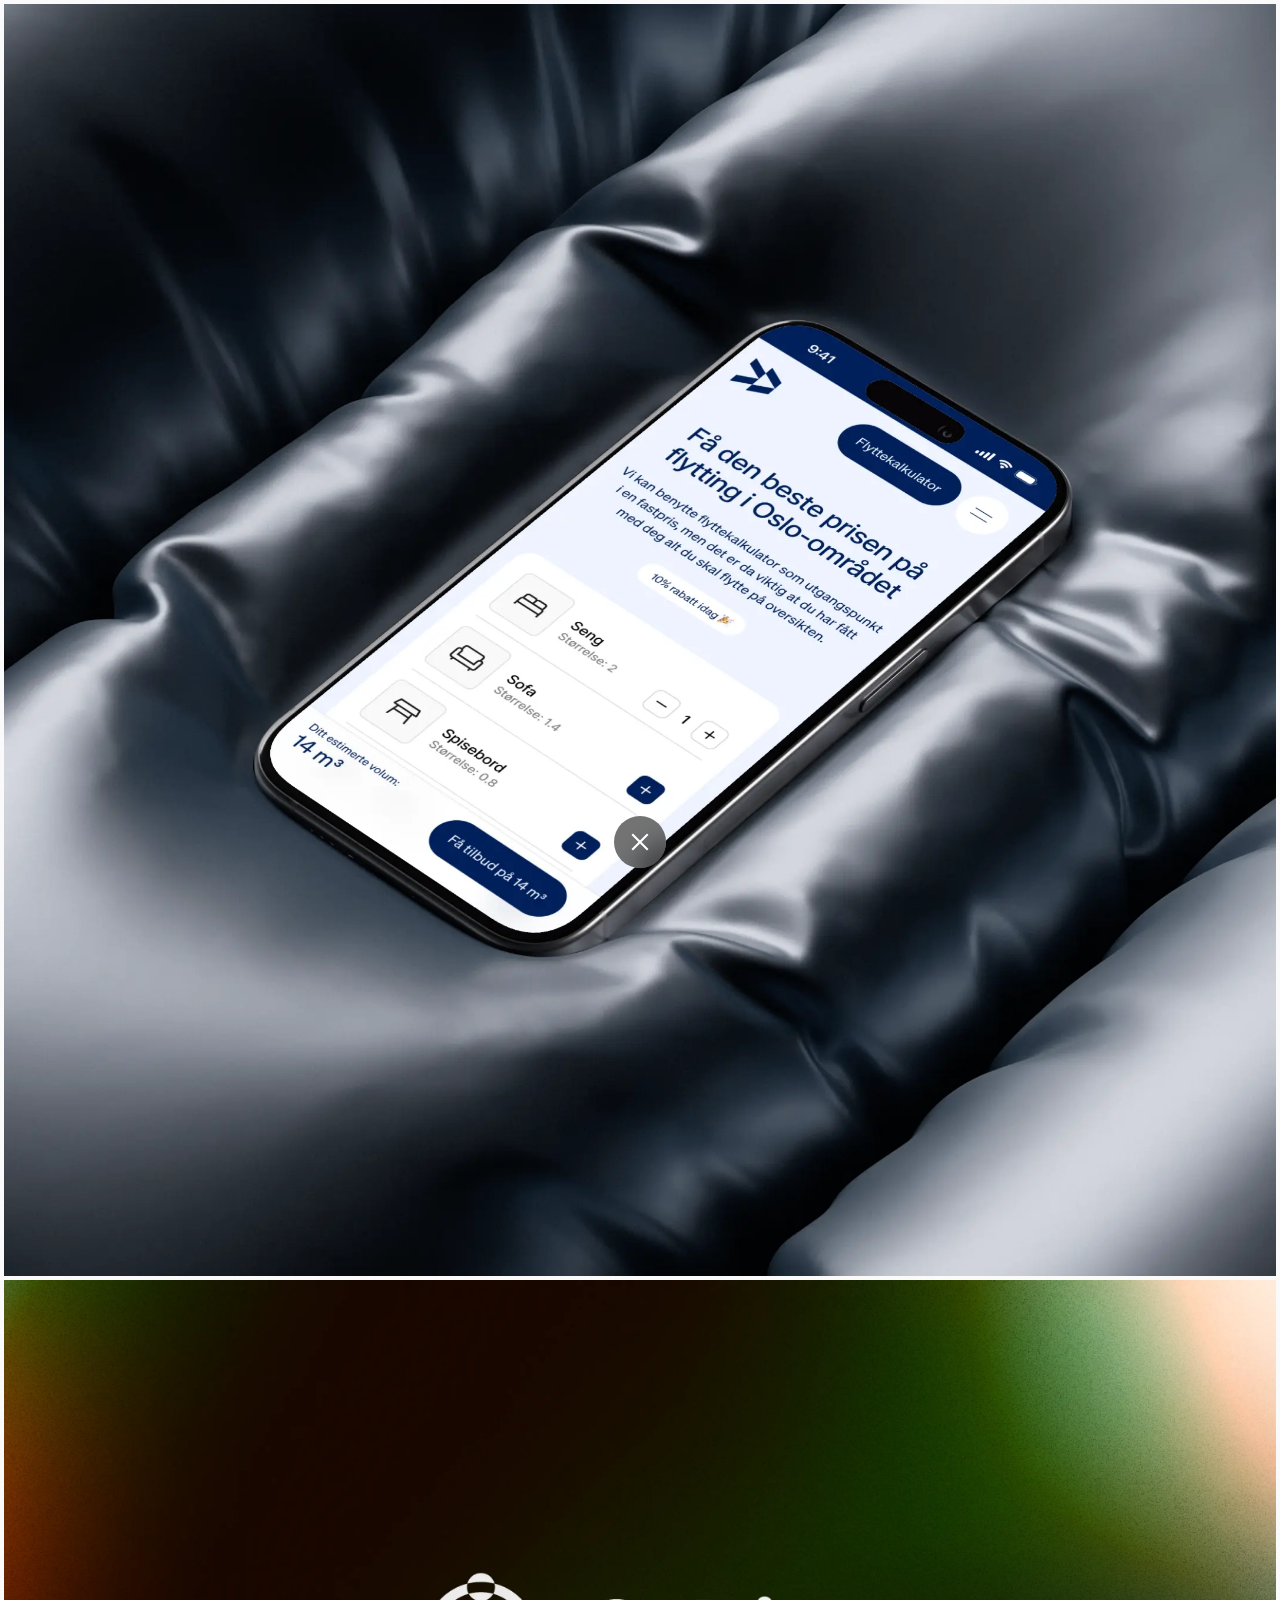
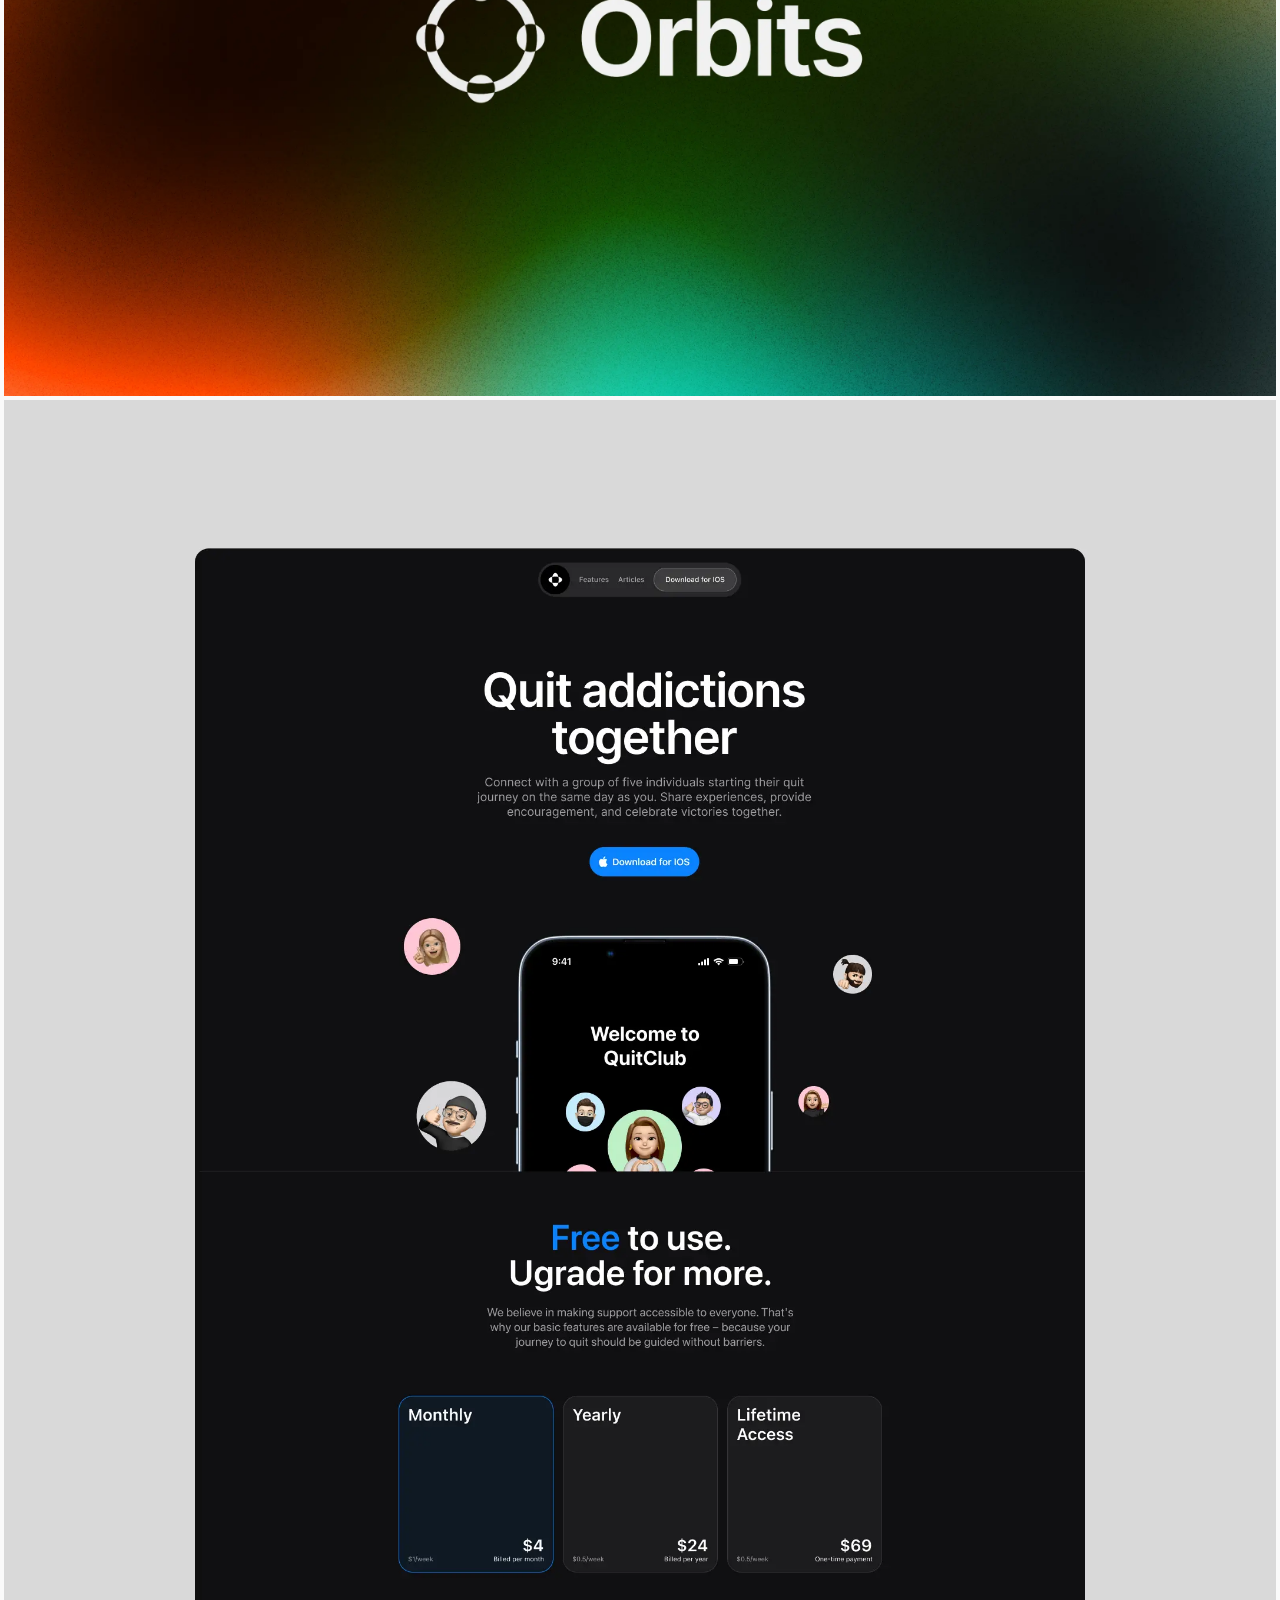
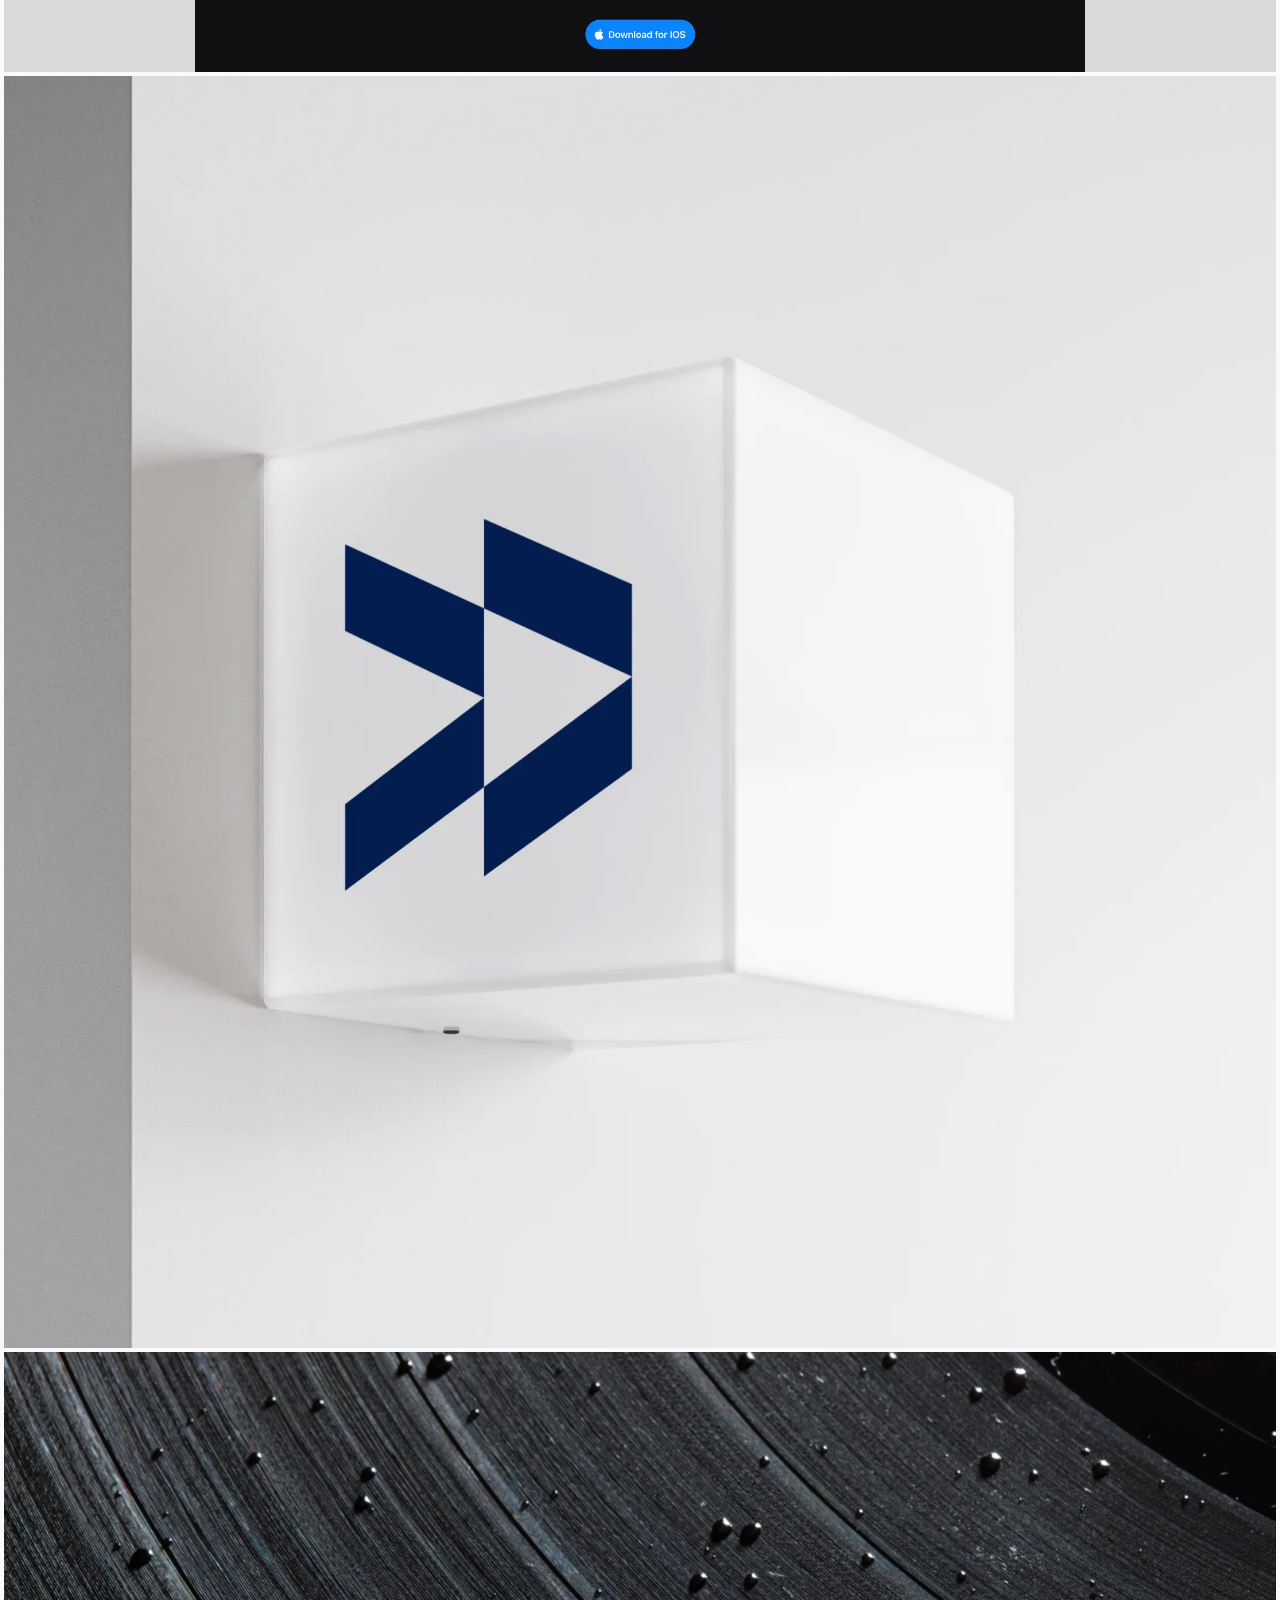
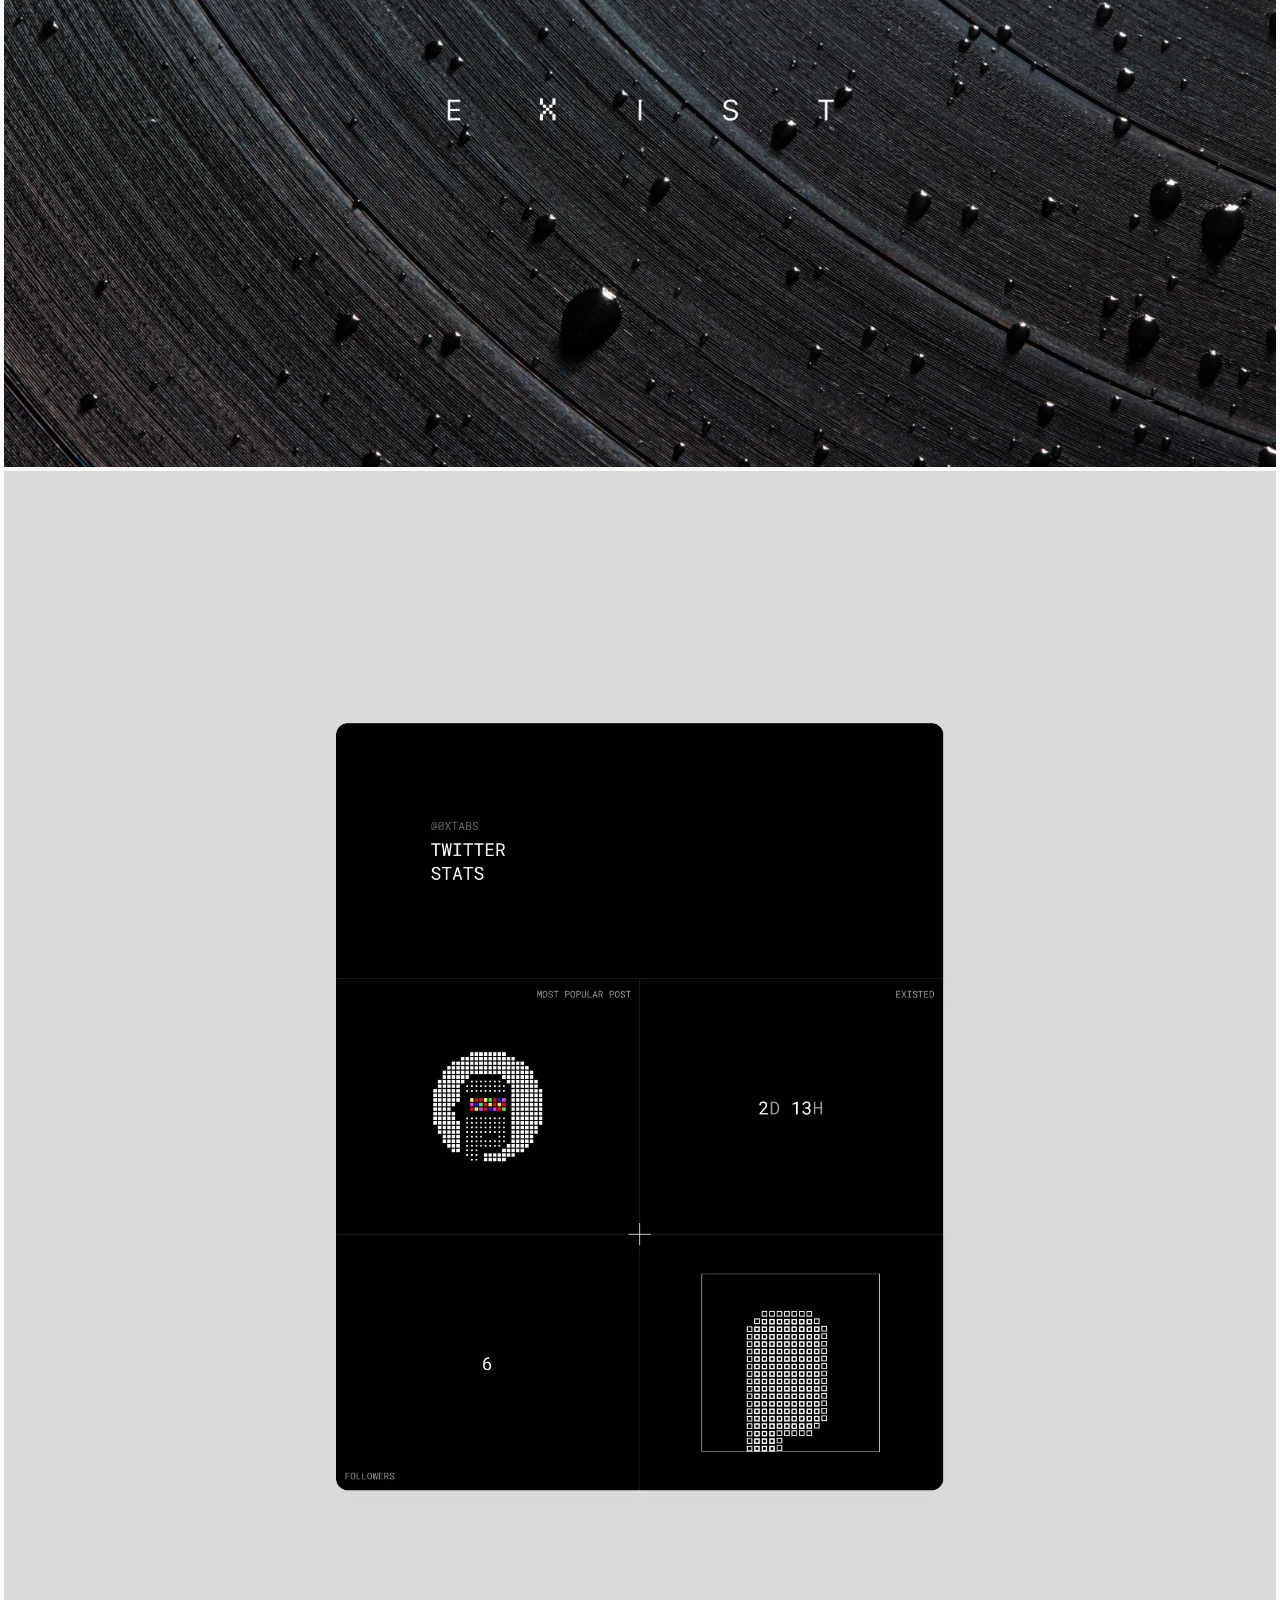
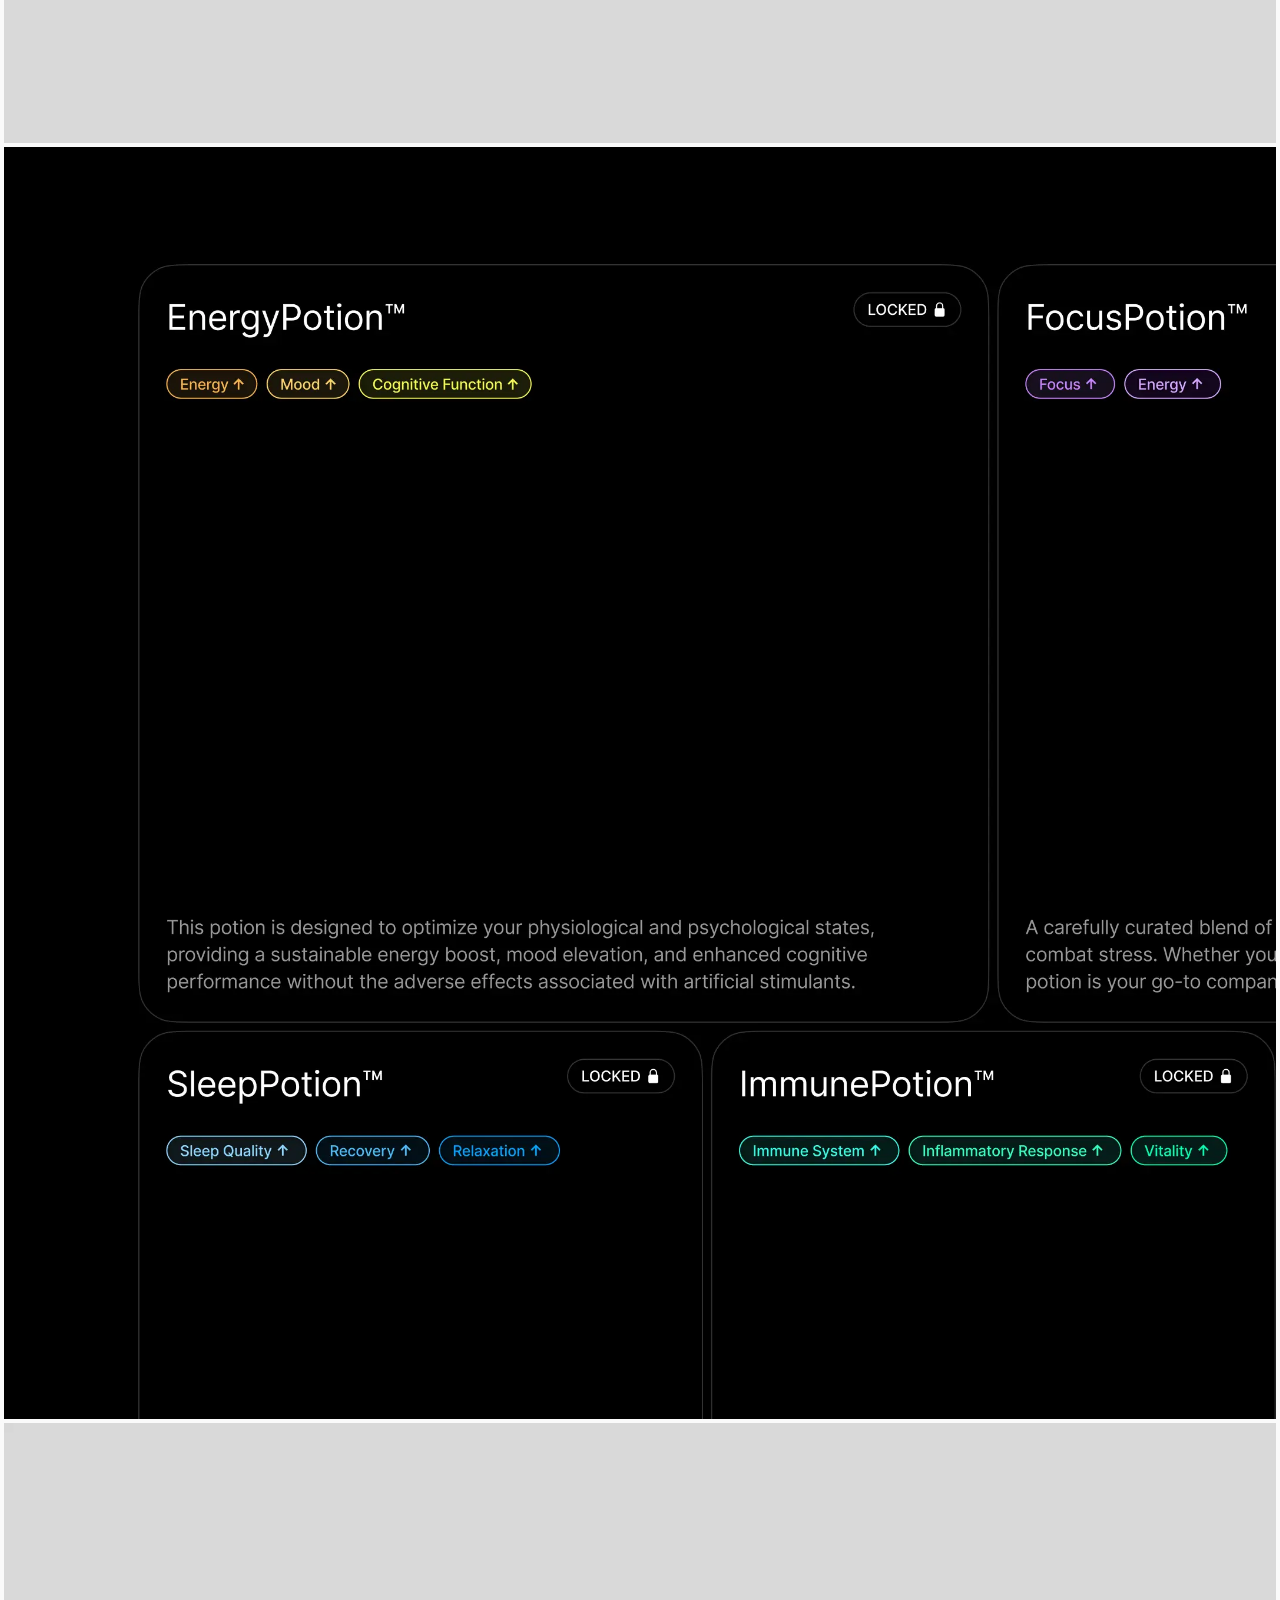
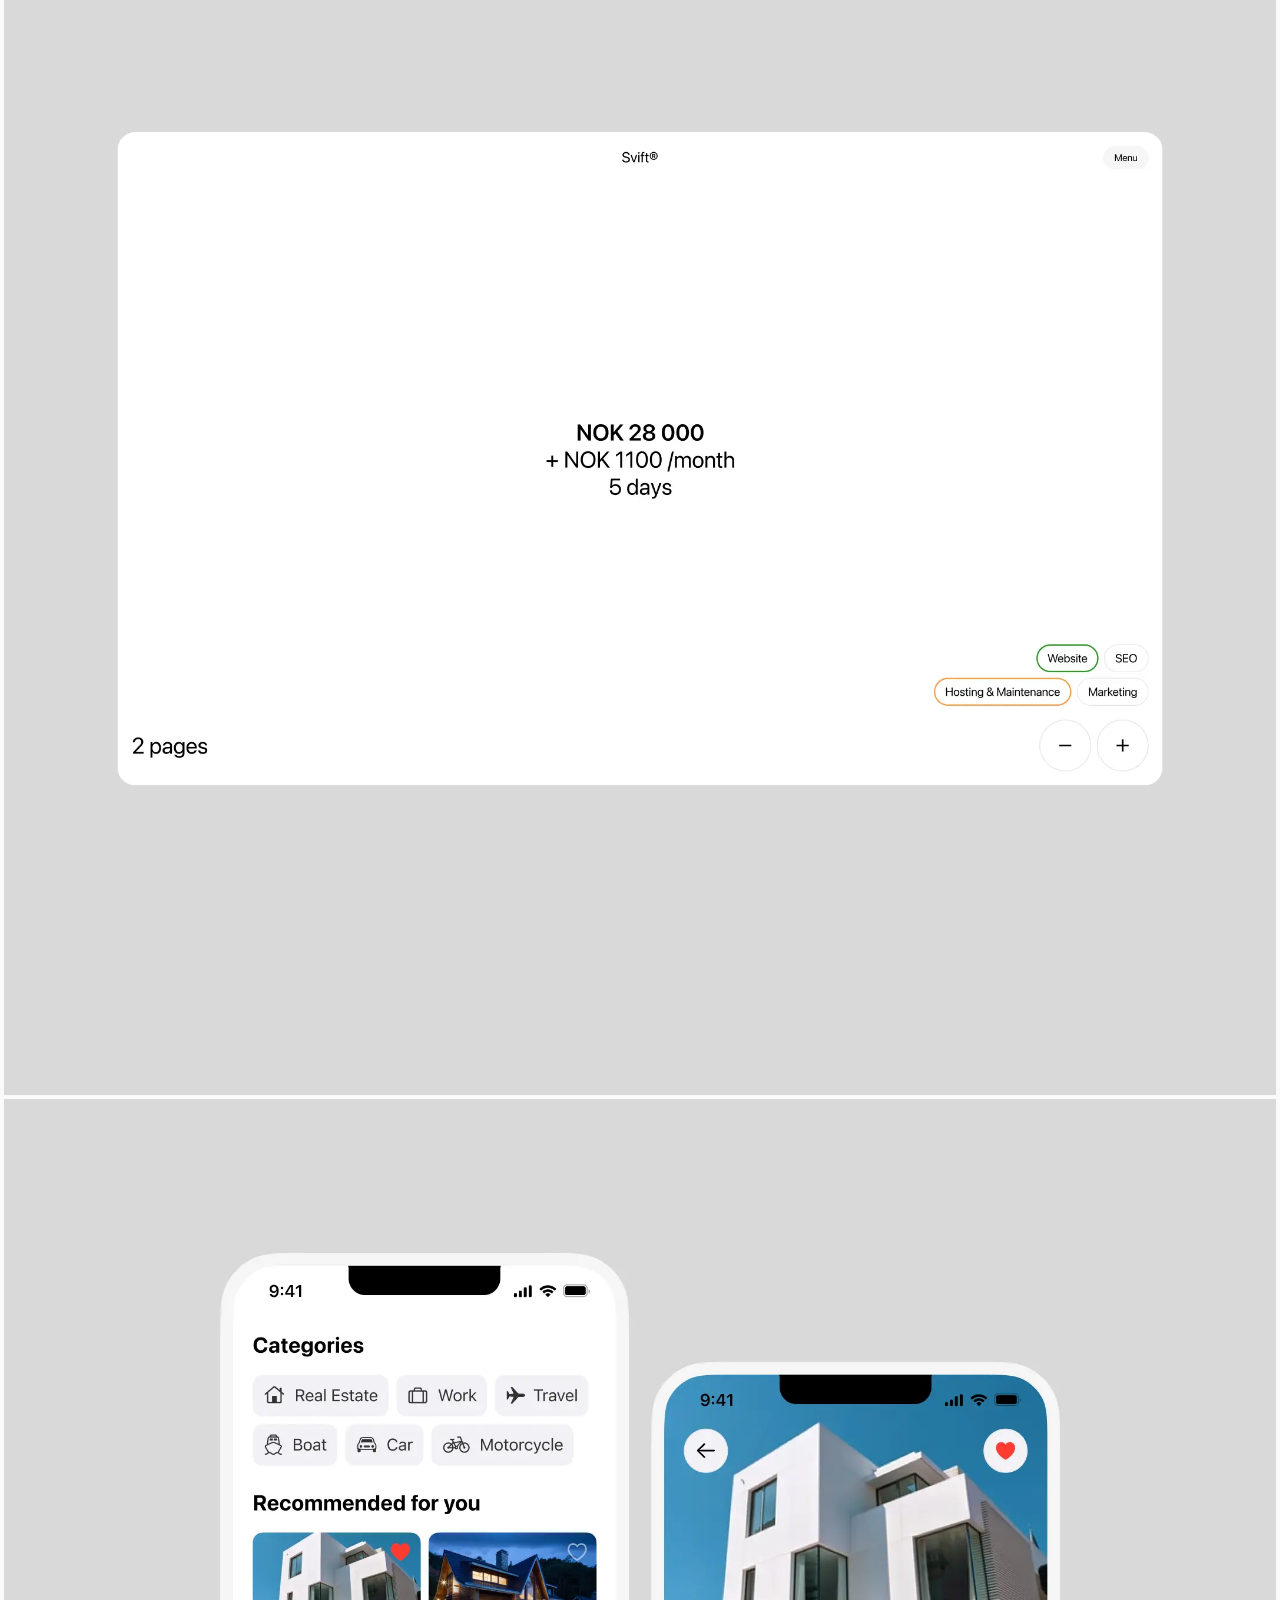
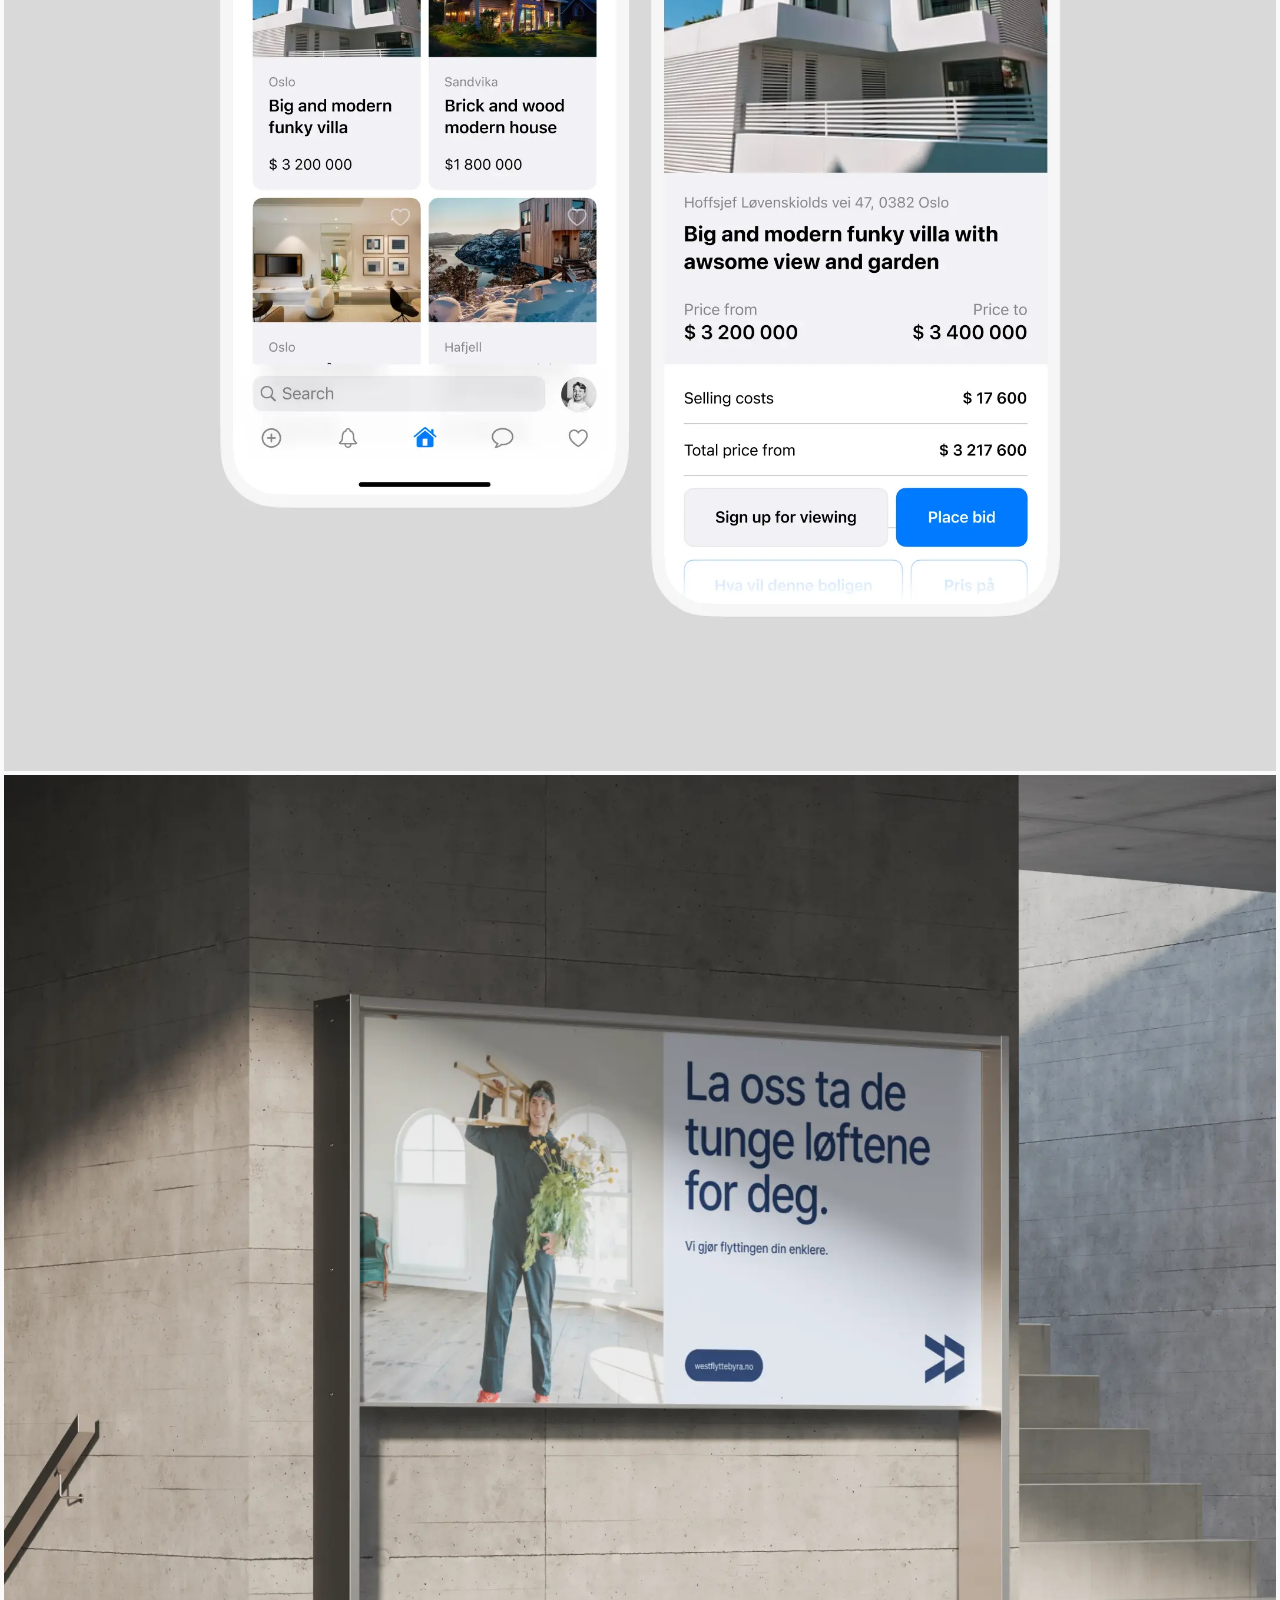
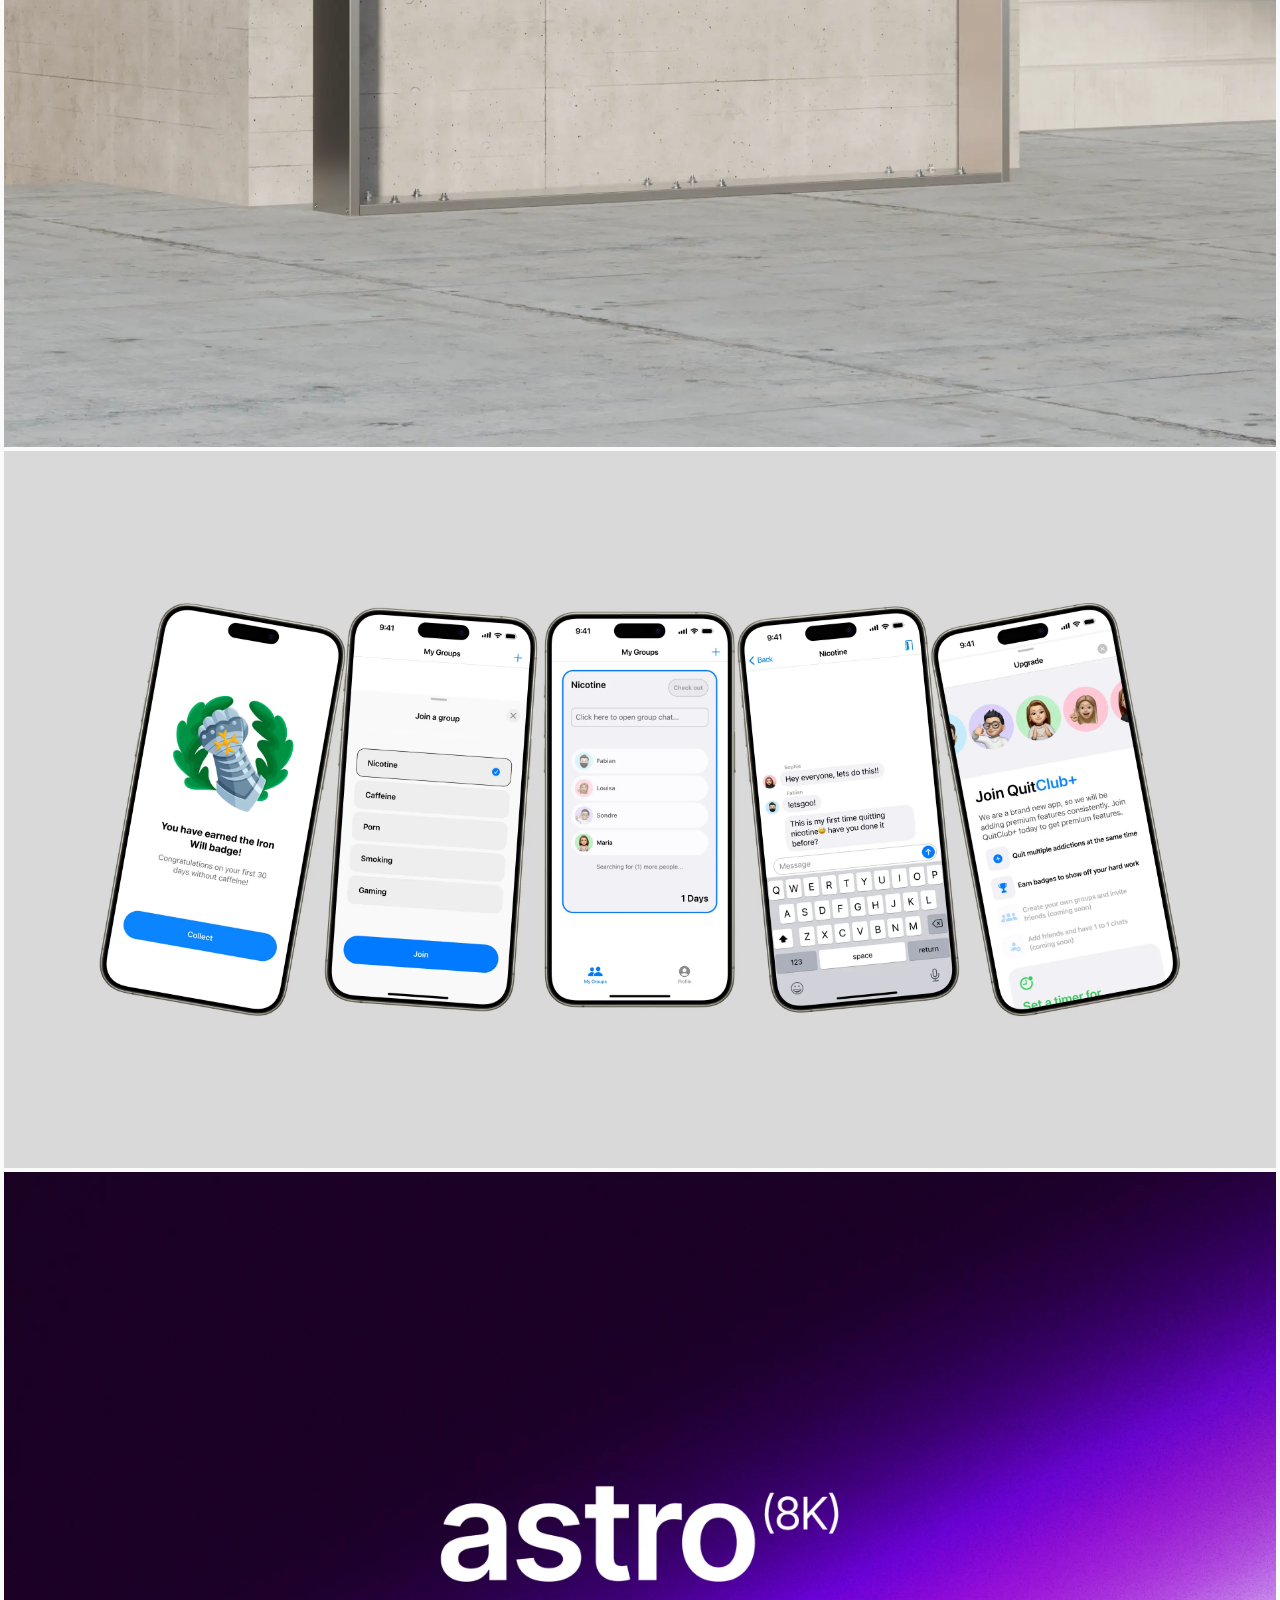
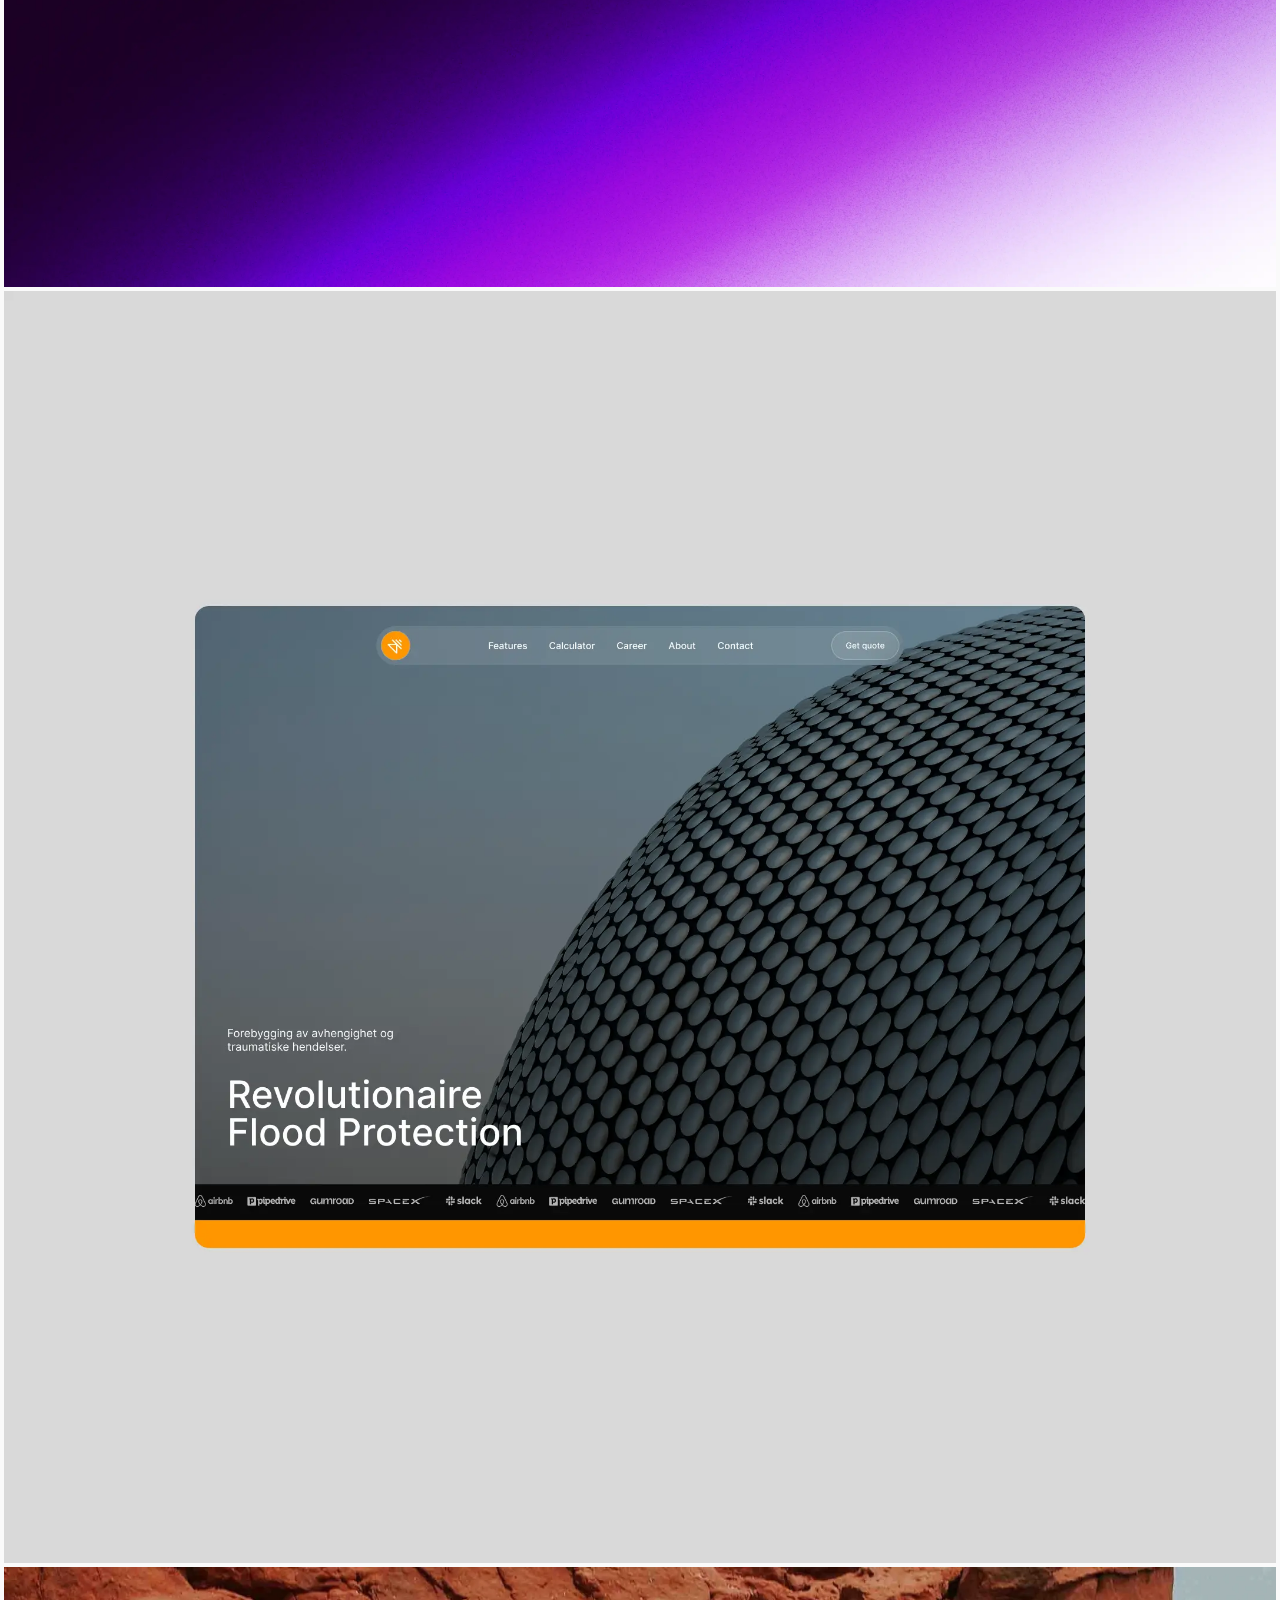
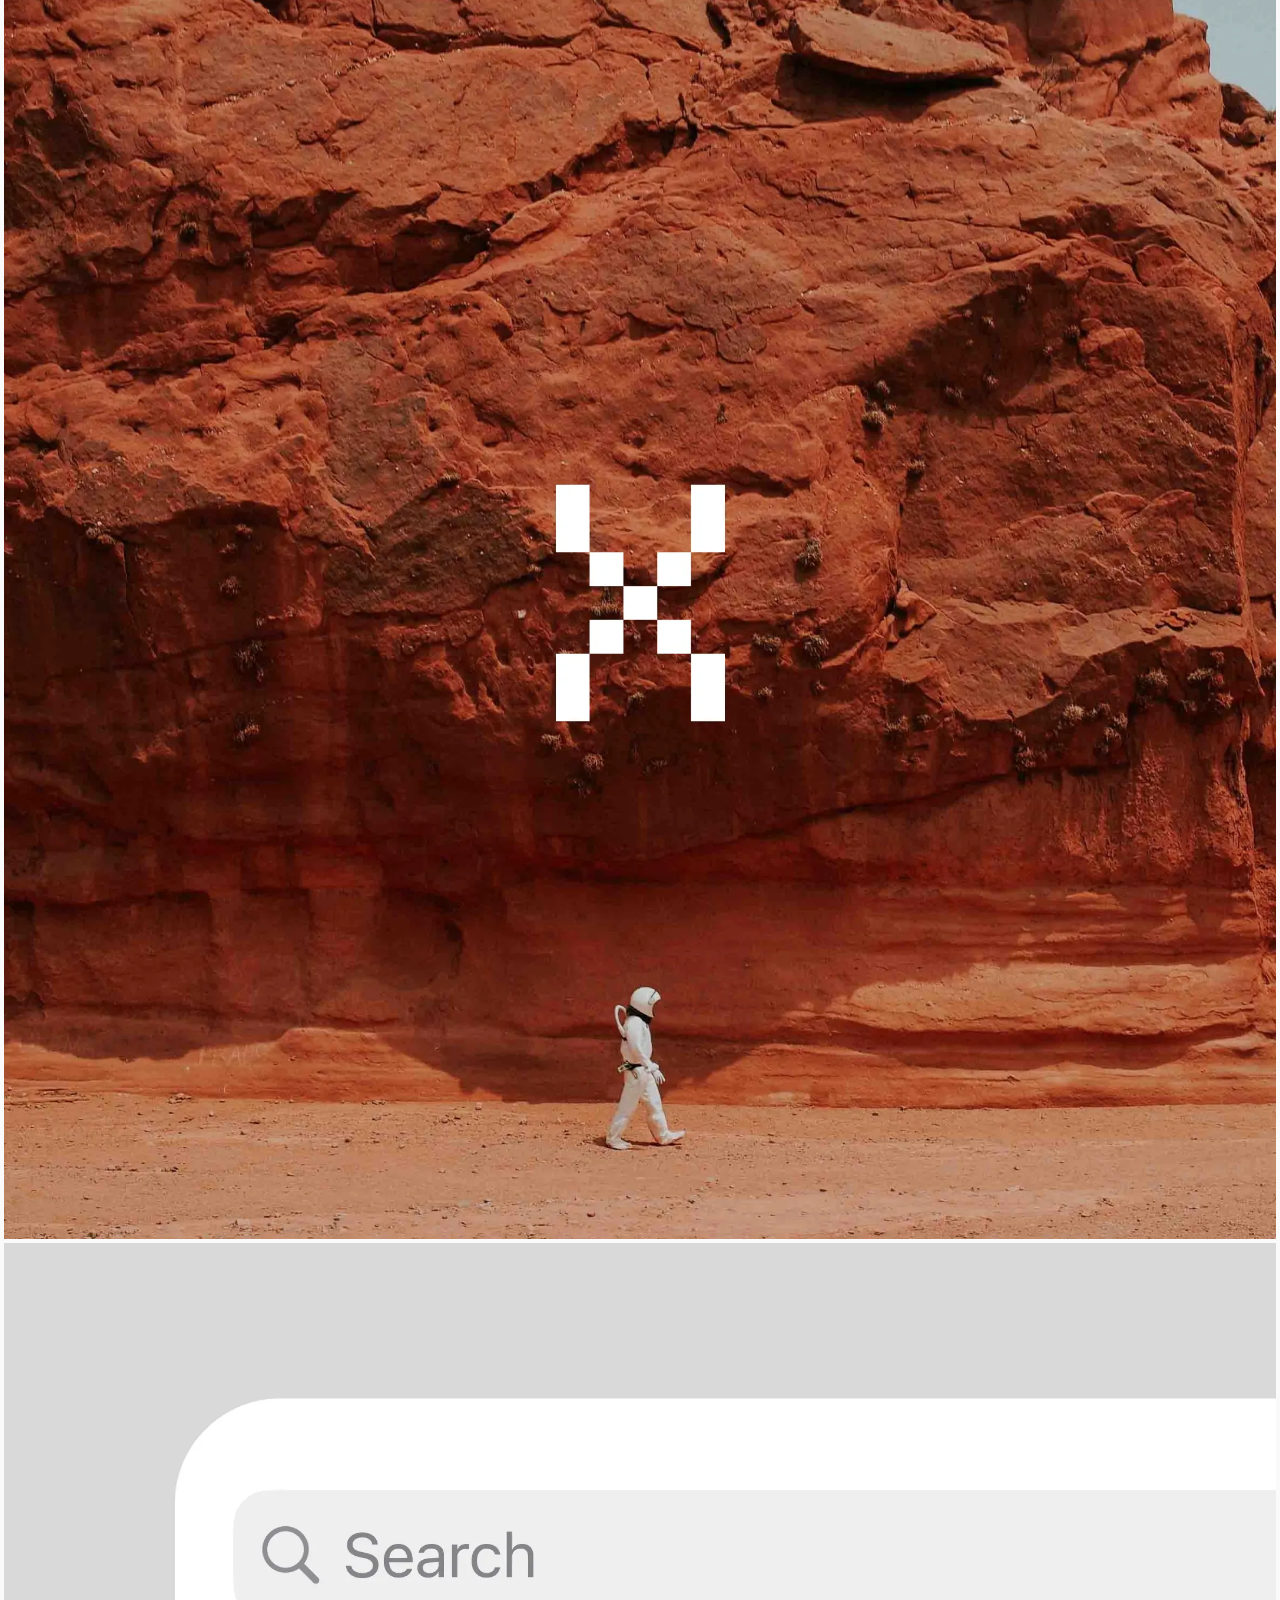
<file: work.html>
<!DOCTYPE html>
<html lang="en">
<head>
  <meta charset="UTF-8">
  <meta name="viewport" content="width=device-width, initial-scale=1.0">
  <title>tabs.studio</title>
  <meta name="description" content="creating digital stuff">
  <link rel="stylesheet" href="style.css">
  <link rel="preload" href="/fonts/RobotoMono-Regular.ttf" as="font" type="font/ttf" crossorigin>
  <script defer data-domain="tabs.ooo" src="https://plausible.io/js/script.js"></script>
  <script defer data-domain="tabs.studio" src="https://plausible.io/js/script.js"></script>
</head>
<body>
  <a href="/index.html">
    <button class="exit-btn">
      <img src="media/exit.svg" alt="">
    </button>
  </a>
  <main>
    <section class="work-section">
      <img src="media/webp/west-pillow-mockup.webp" alt="" class="work-img">
      <img src="media/webp/orbits-wide.webp" alt="" class="work-img">
      <img src="media/webp/quitclub-web.webp" alt="" class="work-img">
      <img src="media/webp/west-icon-box.webp" alt="" class="work-img">
      <img src="media/webp/exist-logo-wide.webp" alt="" class="work-img">
      <img src="media/webp/twitterstats.webp" alt="" class="work-img">
      <img src="media/webp/potion.webp" alt="" class="work-img">
      <img src="media/webp/svift-web.webp" alt="" class="work-img">
      <img src="media/webp/finn.webp" alt="" class="work-img">
      <img src="media/webp/west-banner.webp" alt="" class="work-img">
      <img src="media/webp/quitclub-mobiles-wide.webp" alt="" class="work-img">
      <img src="media/webp/astro-wide.webp" alt="" class="work-img">
      <img src="media/webp/haawal.webp" alt="" class="work-img">
      <img src="media/webp/exist-icon.webp" alt="" class="work-img">
      <img src="media/webp/mengo.webp" alt="" class="work-img">
      <img src="media/webp/nft-purple.webp" alt="" class="work-img">
      <img src="media/webp/quitclub-bubble.webp" alt="" class="work-img">
      <img src="media/webp/pricing.webp" alt="" class="work-img">
      <img src="media/webp/west-sign-wide.webp" alt="" class="work-img">
      <img src="media/webp/allay-poster.webp" alt="" class="work-img">
      <img src="media/webp/design-course.webp" alt="" class="work-img">

    </section>
  </main>
</body>
</html>
</file>
<file: style.css>
:root {
  --white-90: rgba(255, 255, 255, 0.9);
  --black-40: #969696;
  --transition: all 0.2s ease;
  --border-color: #cccccc;
  --background-color: #FAFAFA;
}

* {
  margin: 0;
  padding: 0;
  box-sizing: border-box;
}

ul,ol {
  list-style: none
}

a {
  text-decoration: none;
  color: inherit
}

input,button,textarea,select {
	background: none;
	color: inherit;
	border: none;
	padding: 0;
	font: inherit;
	cursor: pointer;
	outline: inherit;
}

h1 {
  font-size: 25px;
  font-weight: 400;
  line-height: 100%;
}

h2 {
  font-size: 16px;
  font-weight: 400;
}

.opacity-40 {
  opacity: 0.4;;
}

.opacity-60 {
  opacity: 0.6;
}

.no-caps {
  text-transform: none;
}

.underline {
  text-decoration: underline;
}

.link {
  text-decoration: underline;
}

.link:hover {
  opacity: 0.4;
}

.link-reversed {
  opacity: 0.4;
  cursor: pointer;
}

.link-reversed:hover {
  opacity: 1;
}

.instagram:hover {
  color: #C13584;
}

.twitter:hover {
  color: #1DA1F2;
}

.discord:hover {
  color: #5865F2;
}

.inter {
  font-family: Inter;
}

.caption {
  font-size: 13px;
}

.fit-content {
  max-width: fit-content;
}

@font-face {
  font-family: Roboto Mono;
  src: url(fonts/RobotoMono-Regular.ttf);
  font-style: normal;
  font-weight: 400;
}

@font-face {
  font-family: Inter;
  src: url(fonts/Inter-Regular.ttf);
  font-style: normal;
  font-weight: 400;
}

body {
  background-color: #fafafa;
  color: black;
  font-family: Roboto Mono;
  text-transform: uppercase;
  font-weight: 400;
  font-size: 16px;
  display: flex;
  flex-direction: column;
  align-items: center;
}

.top-border {

}

#header {
  display: flex;
  flex-direction: column;
  gap: 2px;
  background-color: black;
  width: 100%;
  padding-bottom: 2px;
}

.background {
  background-color: black;
  display: flex;
  flex-direction: column;
  gap: 2px;
  width: 100%;
}

.tab {
  background-color: #fafafa;
  display: flex;
  flex-direction: column;
  gap: 20px;
  padding: 20px;
  width: 100%;
  border-radius: 8px;
  overflow: hidden;
}

.tab.no-padding {
  padding: 20px 0px;
}

.first-tab {
  background-color: #fafafa;
  width: 100%;
  border-radius: 0px 0px 8px 8px;
  overflow: hidden;
  height: 8px;
}

.last-tab {
  display: flex;
  justify-content: space-between;
  background-color: #fafafa;
  width: 100%;
  border-radius: 8px 8px 0px 0px;
  overflow: hidden;
  padding: 20px;
}

.tab.centered {
  justify-content: center;
  align-items: center;
  text-align: center;
  padding: 20px 20px;
}

.lottie {
  overflow: hidden;
  object-fit: cover;
  height: 100px;
}

.lottie.big {
  height: 100px;
}

.feature {
  display: flex;
  flex-direction: column;
  align-items: center;
  text-align: center;
  max-width: 400px;
}


.feature.last {
  margin-bottom: 32px;
}

.top-2 {
  display: flex;
  justify-content: space-between;
  width: 100%;
}

.padding-20 {
  padding: 0px 20px;
}

.lightgrey {
  border: 1px dashed grey;
}

.carusel-img {
  width: 100px;
  aspect-ratio: 1;
  overflow: hidden;
  object-fit: cover;
  border-radius: 4px;
}

.tab.small-padding {
  background-color: #fafafa;
  display: flex;
  justify-content: space-between;
  padding: 20px 4px 4px 4px;
  width: 100%;
  align-items: center;
  border-radius: 8px;
}

.tab.blue {
  background-color: blue;
  color: white;
}

.top-tab {
  background-color: #fafafa;
  width: 100%;
  align-items: center;
  border-radius: 0px 0px 8px 8px;
  height: 8px;
}

.bottom-tab {
  background-color: #fafafa;
  width: 100%;
  align-items: center;
  border-radius: 8px 8px 0px 0px;
  height: 8px;
}

main {
  background-color: black;
  display: flex;
  flex-direction: column;
  gap: 2px;
  width: 100%;
}

.top {
  display: flex;
  justify-content: space-between;
  width: 100%;
}

.top.with-padding {
  display: flex;
  justify-content: space-between;
  width: 100%;
  padding: 0px 16px;
}

.exit-btn {
  display: flex;
  flex-direction: column;
  justify-content: center;
  align-items: center;
  width: 52px;
  height: 52px;
  position: fixed;
  bottom: 32px;
  left: 50%;
  transform: translate(-50%);
  background-color: rgb(68, 68, 68, 0.75);
  border-radius: 100%;
  -webkit-backdrop-filter: blur(12px);
  backdrop-filter: blur(12px);
}

.exit-btn:hover {
  background-color: rgb(90, 90, 90, 0.75);
}

.div {
  display: flex;
  gap: 0;
}

.nav-link-container {
  display: flex;
  align-items: center;
  gap: 8px;
}

.blink {
  width: 10px;
  height: 10px;
  background-color: rgb(101, 241, 0);
  border-radius: 100%;
  animation: blink 3s linear infinite;
}

@keyframes blink {
  
  0% {opacity: 1;}
  100% {opacity: 0.2;}
}

section {
  display: flex;
  flex-direction: column;
  padding: 20px;
  gap: 32px;
  border-radius: 8px;
  background-color: #fafafa;
  align-items: baseline;
}

.first {
  border-radius: 8px 8px 8px 8px;
}

.last {
  border-radius: 8px 8px 0px 0px;
}

.work-section {
  border-radius: 0;
  padding: 4px;
  display: flex;
  gap: 4px;
}

.grid {
  display: flex;
  flex-direction: column;
  width: 100%;
  gap: 2px;
}

@media (min-width: 768px) {
  .flex-column-big {
    max-width: 450px;
  }
}

.bullet-points {
  display: flex;
  flex-direction: column;
  gap: 8px;
}

.bullet-point {
  display: flex;
  gap: 8px;
  align-items: center;
}

.dot {
  width: 10px;
  height: 10px;
  border-radius: 100%;
  background-color: rgb(0, 194, 0);
}

.work-container {
  display: flex;
  flex-direction: column;
  gap: 4px;
}

.work-img {
  width: 100%;
}

.flex-column-big {
  display: flex;
  flex-direction: column;
  gap: 100px;
  max-width: 450px;
}

.flex-column-20 {
  display: flex;
  flex-direction: column;
  gap: 20px;
}

.flex-column-12 {
  display: flex;
  flex-direction: column;
  gap: 12px;
}

.work {
  display: flex;
  flex-direction: column;
  gap: 12px;
}

.btn {
  display: flex;
  flex-direction: column;
  align-items: center;
  justify-content: center;
  color: white;
  background-color: black;
  height: 52px;
  padding: 0px 32px;
  text-transform: uppercase;
  max-width: fit-content;
  border-radius: 4px;
}

.btn-inversed {
  display: flex;
  flex-direction: column;
  align-items: center;
  justify-content: center;
  color: rgb(0, 0, 0);
  background-color: black;
  height: 52px;
  padding: 0px 32px;
  text-transform: uppercase;
  max-width: fit-content;
  border-radius: 4px;
  background-color: #fafafa;
}

.btn:hover {
  background-color: blue;
}

.btn-inversed:hover {
  background-color: blue;
  color: #fafafa;
}

.card-container {
  display: flex;
  flex-direction: column;
  gap: 4px;
}

.card {
  display: flex;
  flex-direction: column;
  width: 100%;
  padding: 20px;
  gap: 20px;
  border-radius: 8px;
  background-color: black;
  color: #fafafa;
}

.wrap {
  display: flex;
  flex-wrap: wrap;
  gap: 8px;
}

.pill {
  display: flex;
  flex-direction: column;
  text-align: center;
  align-items: center;
  justify-content: center;
  border: 1px solid lightgray;
  padding: 2px 8px;
  border-radius: 100px;
  background-color: rgb(231, 231, 231);
  font-size: 14px;
}

.pill-2 {
  display: flex;
  flex-direction: column;
  text-align: center;
  align-items: center;
  justify-content: center;
  border: 1px solid black;
  padding: 2px 8px;
  border-radius: 100px;
}

.flex-row-8 {
  display: flex;
  gap: 8px;
  justify-content: center;
  align-items: center;
}

.green {
  color: #fafafa;
  background-color: green;
  padding: 0px 4px;
}

.grey {
  background-color: gray;
}

.card-custom {
  display: flex;
  flex-direction: column;
  width: 100%;
  padding: 20px; 
  gap: 20px;
  border-radius: 8px;
  background-color: #aaaaaa;
  color: rgb(255, 255, 255);
}

.carusel {
  display: flex;
  user-select: none;
  overflow: hidden;

  --gap: 4px;
  display: flex;
  gap: var(--gap);
}

.carusel ul {
  display: flex;
  flex-shrink: 0;
  min-width: 100%;
  gap: var(--gap);
  align-items: center;

  animation: scroll 100s linear infinite;
}

.carusel-2 {
  display: flex;
  user-select: none;
  overflow: hidden;

  --gap: 40px;
  display: flex;
  gap: var(--gap);
}

.carusel-2 ul {
  display: flex;
  flex-shrink: 0;
  min-width: 100%;
  gap: var(--gap);
  align-items: center;

  animation: scroll 60s linear infinite;
}

@keyframes scroll {
  to {
    transform: translate(calc(-100% - var(--gap)));
  }
}

.accordion {
  display: flex;
  flex-direction: column;
  gap: 10px;
}

.accordion .accordion-item {
}

.accordion .accordion-item .accordion-item-description-wrapper hr {
  border: none;
  visibility: visible;
}

.accordion .accordion-item.open .accordion-item-description-wrapper hr {
  visibility: visible;
}

.accordion-item-description-wrapper {
  max-width: 500px;
}

.accordion .accordion-item .accordion-item-header {
  display: flex;
  align-items: center;
  justify-content: space-between;
  cursor: pointer;
}

.accordion .accordion-item .accordion-item-header .accordion-item-header-title {
}

.accordion-item-header-title {
  max-width: 90%;
}

.accordion .accordion-item .accordion-item-header .accordion-item-header-icon {
  transition: var(--transition);
}

.accordion-item-header-icon {
}

.accordion
  .accordion-item.open
  .accordion-item-header
  .accordion-item-header-icon {
  transform: rotate(-180deg);
}

.accordion .accordion-item .accordion-item-description-wrapper {
  display: grid;
  grid-template-rows: 0fr;
  overflow: hidden;
  transition: var(--transition);
}

.accordion .accordion-item.open .accordion-item-description-wrapper {
  grid-template-rows: 1fr;
}

.accordion
  .accordion-item
  .accordion-item-description-wrapper
  .accordion-item-description {
  min-height: 0;
}

.accordion
  .accordion-item
  .accordion-item-description-wrapper
  .accordion-item-description
  p {
  margin-top: 20px;
}

.accordion 
  .accordion-item.open
  .accordion-item-description-wrapper
  .accordion-item-description
  p {
}


@media only screen and (min-width: 992px) {
  .tab.centered {
    flex-direction: row;
    justify-content: center;
    align-items: center;
    text-align: center;
    padding: 20px 20px;
  }
  .feature.last {
    margin-bottom: 0px;
  }
}
</file>
